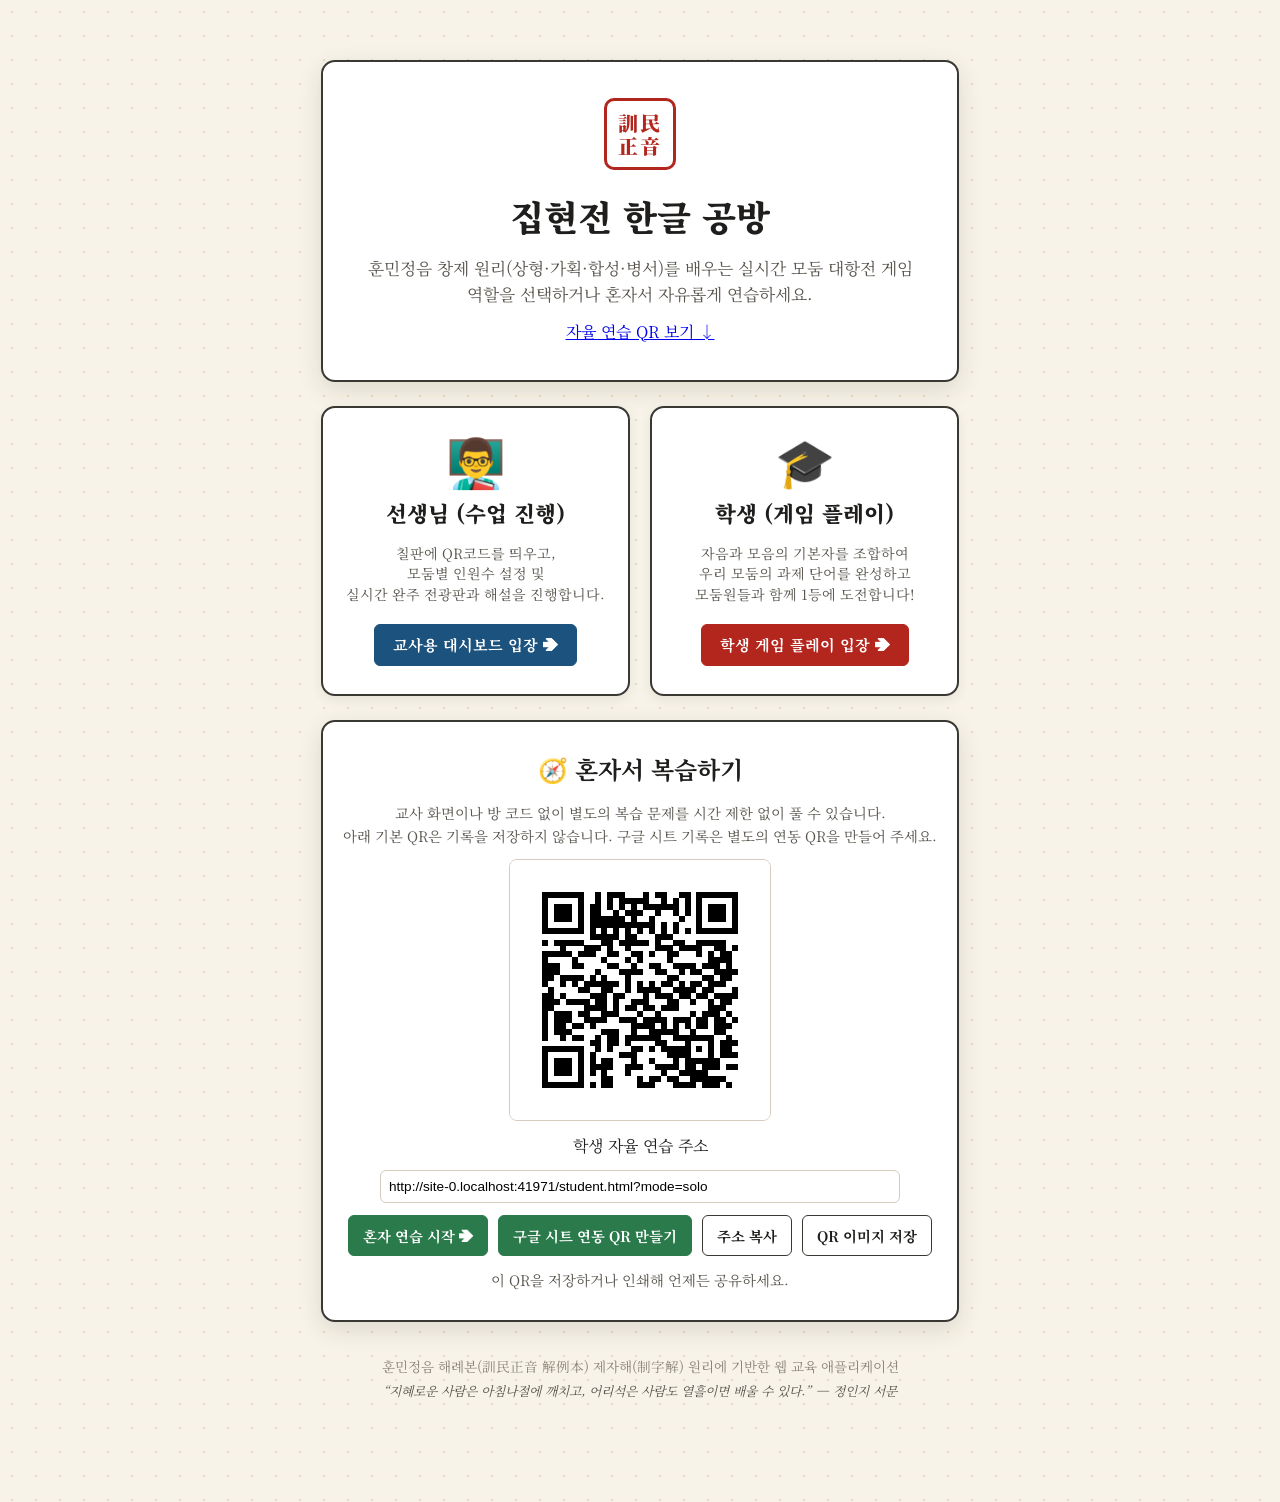
<file: index.html>
<!DOCTYPE html>
<html lang="ko">
<head>
  <meta charset="UTF-8">
  <meta name="viewport" content="width=device-width, initial-scale=1.0">
  <title>집현전 한글 공방 - 훈민정음 창제 원리 게임</title>
  <link rel="preconnect" href="https://fonts.googleapis.com">
  <link rel="preconnect" href="https://fonts.gstatic.com" crossorigin>
  <link href="https://fonts.googleapis.com/css2?family=Gowun+Batang:wght@400;700&family=Noto+Serif+KR:wght@400;600;700;900&display=swap" rel="stylesheet">
  <link rel="stylesheet" href="style.css?v=20261128-2">
  <script>
    // 스마트 리다이렉트: URL에 방 코드(?room=)가 있으면 학생이 QR을 찍고 온 것이므로 student.html로 자동 이동
    (function() {
      const params = new URLSearchParams(window.location.search);
      if (params.has('room')) {
        window.location.replace('student.html' + window.location.search);
      }
    })();
  </script>
  <style>
    .hub-container {
      max-width: 720px;
      margin: 40px auto;
      text-align: center;
      display: flex;
      flex-direction: column;
      gap: 24px;
    }
    .hub-hero {
      background: #ffffff;
      border: 2px solid var(--border-ink);
      border-radius: 14px;
      padding: 36px 28px;
      box-shadow: var(--shadow-medium);
      display: flex;
      flex-direction: column;
      align-items: center;
      gap: 12px;
    }
    .hub-seal {
      width: 72px;
      height: 72px;
      border: 3.5px solid var(--royal-red);
      color: var(--royal-red);
      font-weight: 900;
      font-size: 1.25rem;
      line-height: 1.15;
      display: flex;
      align-items: center;
      justify-content: center;
      border-radius: 10px;
      letter-spacing: 2px;
      margin-bottom: 6px;
    }
    .hub-hero h1 {
      font-size: 2.2rem;
      font-weight: 900;
      color: var(--ink-black);
    }
    .hub-hero p {
      font-size: 1.05rem;
      color: var(--ink-gray);
      line-height: 1.5;
    }
    .hub-cards-grid {
      display: grid;
      grid-template-columns: 1fr 1fr;
      gap: 20px;
    }
    .hub-role-card {
      background: #ffffff;
      border: 2.5px solid var(--border-ink);
      border-radius: 14px;
      padding: 28px 20px;
      text-decoration: none;
      color: var(--ink-black);
      display: flex;
      flex-direction: column;
      align-items: center;
      gap: 12px;
      transition: all 0.25s ease;
      box-shadow: var(--shadow-subtle);
      cursor: pointer;
    }
    .hub-role-card:hover {
      transform: translateY(-4px);
      box-shadow: var(--shadow-deep);
    }
    .hub-role-card.teacher-card:hover {
      border-color: var(--royal-blue);
      background: #f0f7fc;
    }
    .hub-role-card.student-card:hover {
      border-color: var(--royal-red);
      background: #fdf5f5;
    }
    .role-icon {
      font-size: 3rem;
      line-height: 1;
    }
    .role-title {
      font-size: 1.35rem;
      font-weight: 900;
    }
    .role-desc {
      font-size: 0.88rem;
      color: var(--ink-gray);
      line-height: 1.45;
    }
    .role-btn {
      margin-top: 8px;
      font-family: var(--font-serif);
      font-size: 0.95rem;
      font-weight: 700;
      padding: 8px 18px;
      border-radius: 6px;
      border: 1.5px solid var(--border-ink);
    }
    .teacher-card .role-btn {
      background: var(--royal-blue);
      color: #fff;
      border-color: var(--royal-blue);
    }
    .student-card .role-btn {
      background: var(--royal-red);
      color: #fff;
      border-color: var(--royal-red);
    }
    .hub-self-study {
      background: #fff;
      border: 2px solid var(--border-ink);
      border-radius: 14px;
      padding: 28px 20px;
      box-shadow: var(--shadow-medium);
      display: flex;
      flex-direction: column;
      align-items: center;
      gap: 12px;
    }
    .hub-self-study p { color: var(--ink-gray); font-size: 0.9rem; }
    .hub-self-qr { max-width: 100%; border: 1px solid var(--border-light); border-radius: 8px; overflow: hidden; }
    .hub-self-address { width: 100%; max-width: 520px; padding: 8px; border: 1px solid var(--border-light); border-radius: 6px; font-size: 0.85rem; }
    .hub-self-actions { display: flex; flex-wrap: wrap; justify-content: center; gap: 10px; }
    .hub-self-actions a, .hub-self-actions button { font: inherit; font-size: 0.9rem; font-weight: 700; padding: 8px 14px; border: 1.5px solid var(--border-ink); border-radius: 6px; background: #fff; color: var(--ink-black); text-decoration: none; cursor: pointer; }
    .hub-self-actions a { background: var(--royal-green); color: #fff; border-color: var(--royal-green); }
    .hub-self-actions button:disabled { opacity: 0.5; cursor: not-allowed; }
    @media (max-width: 600px) {
      .hub-cards-grid {
        grid-template-columns: 1fr;
      }
    }
  </style>
</head>
<body>
  <div class="hub-container">
    <div class="hub-hero">
      <div class="hub-seal">訓民<br>正音</div>
      <h1>집현전 한글 공방</h1>
      <p>
        훈민정음 창제 원리(상형·가획·합성·병서)를 배우는 실시간 모둠 대항전 게임<br>
        역할을 선택하거나 혼자서 자유롭게 연습하세요.
      </p>
      <a href="#solo-qr-section">자율 연습 QR 보기 ↓</a>
    </div>

    <div class="hub-cards-grid">
      <!-- 교사용 -->
      <a href="teacher.html?v=20261128-2" class="hub-role-card teacher-card">
        <span class="role-icon">👨‍🏫</span>
        <div class="role-title">선생님 (수업 진행)</div>
        <div class="role-desc">
          칠판에 QR코드를 띄우고,<br>
          모둠별 인원수 설정 및<br>
          실시간 완주 전광판과 해설을 진행합니다.
        </div>
        <div class="role-btn">교사용 대시보드 입장 ➔</div>
      </a>

      <!-- 학생용 -->
      <a href="student.html?v=20261128-2" class="hub-role-card student-card">
        <span class="role-icon">🎓</span>
        <div class="role-title">학생 (게임 플레이)</div>
        <div class="role-desc">
          자음과 모음의 기본자를 조합하여<br>
          우리 모둠의 과제 단어를 완성하고<br>
          모둠원들과 함께 1등에 도전합니다!
        </div>
        <div class="role-btn">학생 게임 플레이 입장 ➔</div>
      </a>
    </div>

    <section id="solo-qr-section" class="hub-self-study" aria-labelledby="solo-qr-title">
      <h2 id="solo-qr-title">🧭 혼자서 복습하기</h2>
      <p>교사 화면이나 방 코드 없이 별도의 복습 문제를 시간 제한 없이 풀 수 있습니다.<br>아래 기본 QR은 기록을 저장하지 않습니다. 구글 시트 기록은 별도의 연동 QR을 만들어 주세요.</p>
      <div id="solo-qr" class="hub-self-qr"></div>
      <label for="solo-address">학생 자율 연습 주소</label>
      <input id="solo-address" class="hub-self-address" type="text" readonly>
      <div class="hub-self-actions">
        <a id="solo-open" href="student.html?mode=solo">혼자 연습 시작 ➔</a>
        <a href="review-setup.html">구글 시트 연동 QR 만들기</a>
        <button id="solo-copy" type="button">주소 복사</button>
        <button id="solo-download" type="button">QR 이미지 저장</button>
      </div>
      <p id="solo-share-status" role="status" aria-live="polite">이 QR을 저장하거나 인쇄해 언제든 공유하세요.</p>
    </section>

    <!-- 하단 도감 바로가기 -->
    <div class="game-footer" style="margin-top: 10px;">
      <p>훈민정음 해례본(訓民正音 解例本) 제자해(制字解) 원리에 기반한 웹 교육 애플리케이션</p>
      <p class="copyright">“지혜로운 사람은 아침나절에 깨치고, 어리석은 사람도 열흘이면 배울 수 있다.” — 정인지 서문</p>
    </div>
  </div>
  <script src="qrcode.min.js?v=20261128-2"></script>
  <script src="qr-helper.js?v=20261128-2"></script>
  <script src="practice-qr.js?v=20261128-2"></script>
</body>
</html>
</file>
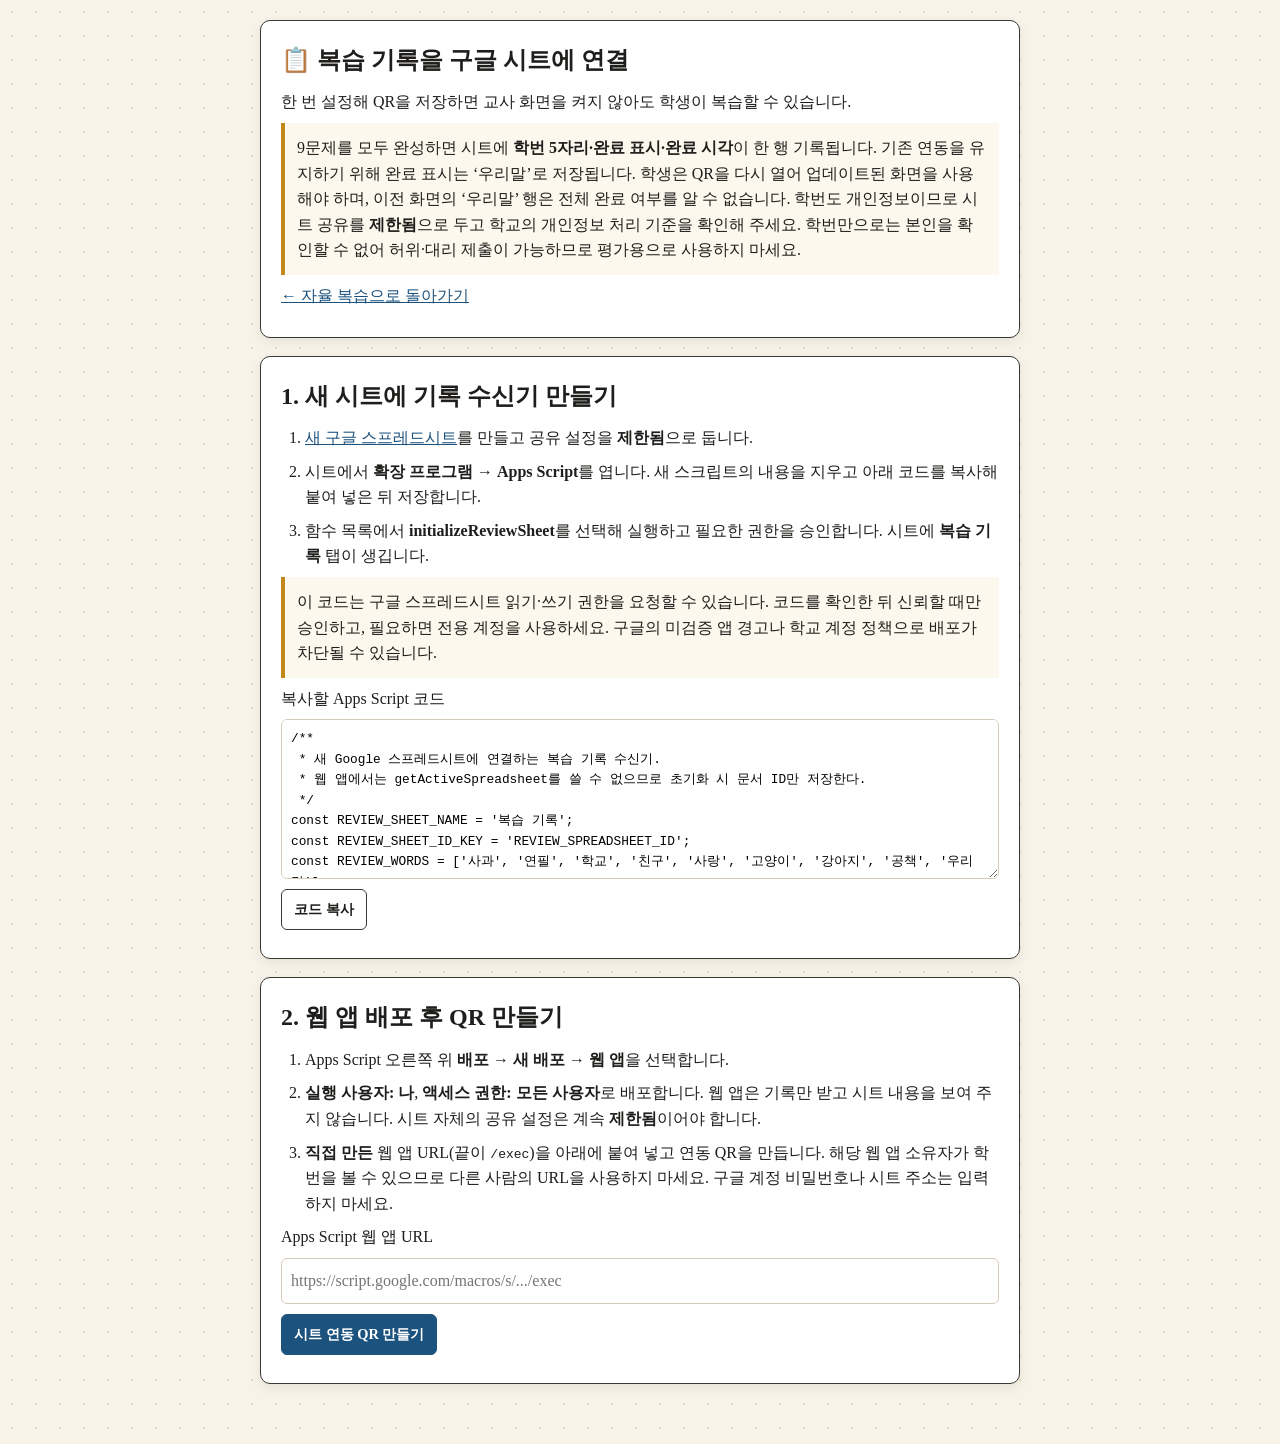
<file: review-setup.html>
<!DOCTYPE html>
<html lang="ko">
<head>
  <meta charset="UTF-8">
  <meta name="viewport" content="width=device-width, initial-scale=1.0">
  <title>복습 기록을 Google 시트에 연결하기</title>
  <link rel="stylesheet" href="style.css?v=20261128-2">
  <style>
    .setup-page { max-width: 760px; width: 100%; display: flex; flex-direction: column; gap: 18px; }
    .setup-card { background: #fff; border: 1.5px solid var(--border-ink); border-radius: 10px; padding: 20px; box-shadow: var(--shadow-subtle); }
    .setup-card h1, .setup-card h2 { margin-bottom: 10px; }
    .setup-card p, .setup-card li { margin: 8px 0; }
    .setup-card ol { padding-left: 1.5em; }
    .setup-card a { color: var(--royal-blue); }
    .setup-card input, .setup-card textarea { display: block; width: 100%; padding: 9px; margin: 8px 0; border: 1px solid var(--border-light); border-radius: 6px; font: inherit; }
    .setup-card textarea { min-height: 160px; font-family: monospace; font-size: 0.8rem; }
    .setup-actions { display: flex; flex-wrap: wrap; gap: 8px; margin-top: 10px; }
    .setup-actions button, .setup-actions a { font: inherit; font-weight: 700; font-size: 0.9rem; padding: 8px 12px; border: 1.5px solid var(--border-ink); border-radius: 6px; background: #fff; color: var(--ink-black); cursor: pointer; text-decoration: none; }
    .setup-actions .primary { background: var(--royal-blue); border-color: var(--royal-blue); color: #fff; }
    .setup-actions button:disabled { opacity: 0.5; cursor: not-allowed; }
    .setup-qr { display: flex; justify-content: center; margin: 12px 0; }
    .setup-warning { padding: 12px; background: var(--royal-gold-light); border-left: 4px solid var(--royal-gold); }
    .setup-status { color: var(--ink-gray); font-size: 0.9rem; }
  </style>
</head>
<body>
  <main class="setup-page">
    <section class="setup-card">
      <h1>📋 복습 기록을 구글 시트에 연결</h1>
      <p>한 번 설정해 QR을 저장하면 교사 화면을 켜지 않아도 학생이 복습할 수 있습니다.</p>
      <p class="setup-warning">9문제를 모두 완성하면 시트에 <strong>학번 5자리·완료 표시·완료 시각</strong>이 한 행 기록됩니다. 기존 연동을 유지하기 위해 완료 표시는 ‘우리말’로 저장됩니다. 학생은 QR을 다시 열어 업데이트된 화면을 사용해야 하며, 이전 화면의 ‘우리말’ 행은 전체 완료 여부를 알 수 없습니다. 학번도 개인정보이므로 시트 공유를 <strong>제한됨</strong>으로 두고 학교의 개인정보 처리 기준을 확인해 주세요. 학번만으로는 본인을 확인할 수 없어 허위·대리 제출이 가능하므로 평가용으로 사용하지 마세요.</p>
      <p><a href="index.html#solo-qr-section">← 자율 복습으로 돌아가기</a></p>
    </section>

    <section class="setup-card">
      <h2>1. 새 시트에 기록 수신기 만들기</h2>
      <ol>
        <li><a href="https://sheets.google.com/create" target="_blank" rel="noopener noreferrer">새 구글 스프레드시트</a>를 만들고 공유 설정을 <strong>제한됨</strong>으로 둡니다.</li>
        <li>시트에서 <strong>확장 프로그램 → Apps Script</strong>를 엽니다. 새 스크립트의 내용을 지우고 아래 코드를 복사해 붙여 넣은 뒤 저장합니다.</li>
        <li>함수 목록에서 <strong>initializeReviewSheet</strong>를 선택해 실행하고 필요한 권한을 승인합니다. 시트에 <strong>복습 기록</strong> 탭이 생깁니다.</li>
      </ol>
      <p class="setup-warning">이 코드는 구글 스프레드시트 읽기·쓰기 권한을 요청할 수 있습니다. 코드를 확인한 뒤 신뢰할 때만 승인하고, 필요하면 전용 계정을 사용하세요. 구글의 미검증 앱 경고나 학교 계정 정책으로 배포가 차단될 수 있습니다.</p>
      <label for="review-script-source">복사할 Apps Script 코드</label>
      <textarea id="review-script-source" readonly spellcheck="false">코드를 불러오는 중입니다...</textarea>
      <div class="setup-actions"><button id="review-copy-script" type="button" disabled>코드 복사</button></div>
      <p id="review-script-status" class="setup-status" role="status" aria-live="polite"></p>
    </section>

    <section class="setup-card">
      <h2>2. 웹 앱 배포 후 QR 만들기</h2>
      <ol>
        <li>Apps Script 오른쪽 위 <strong>배포 → 새 배포 → 웹 앱</strong>을 선택합니다.</li>
        <li><strong>실행 사용자: 나</strong>, <strong>액세스 권한: 모든 사용자</strong>로 배포합니다. 웹 앱은 기록만 받고 시트 내용을 보여 주지 않습니다. 시트 자체의 공유 설정은 계속 <strong>제한됨</strong>이어야 합니다.</li>
        <li><strong>직접 만든</strong> 웹 앱 URL(끝이 <code>/exec</code>)을 아래에 붙여 넣고 연동 QR을 만듭니다. 해당 웹 앱 소유자가 학번을 볼 수 있으므로 다른 사람의 URL을 사용하지 마세요. 구글 계정 비밀번호나 시트 주소는 입력하지 마세요.</li>
      </ol>
      <label for="review-webapp-url">Apps Script 웹 앱 URL</label>
      <input id="review-webapp-url" type="url" autocomplete="off" placeholder="https://script.google.com/macros/s/.../exec">
      <div class="setup-actions"><button id="review-create-qr" class="primary" type="button">시트 연동 QR 만들기</button></div>
      <p id="review-setup-status" class="setup-status" role="status" aria-live="polite"></p>
      <div id="review-qr-result" class="hidden">
        <div id="review-qr" class="setup-qr"></div>
        <label for="review-share-url">학생에게 공유할 복습 주소</label>
        <input id="review-share-url" type="text" readonly>
        <div class="setup-actions">
          <a id="review-open" class="primary" href="student.html?mode=solo">학생 화면 열기</a>
          <button id="review-copy-url" type="button">주소 복사</button>
          <button id="review-download" type="button">QR 이미지 저장</button>
        </div>
        <p class="setup-status">학생은 이 연동 QR로 접속해야 시트에 기록됩니다. 연결 후 실제 학생 학번 대신 가상의 5자리로 테스트하고 테스트 행을 직접 지워 주세요.</p>
      </div>
    </section>
  </main>
  <script src="qrcode.min.js?v=20261128-2"></script>
  <script src="qr-helper.js?v=20261128-2"></script>
  <script src="review-recorder.js?v=20261128-2"></script>
  <script src="review-setup.js?v=20261128-2"></script>
</body>
</html>
</file>
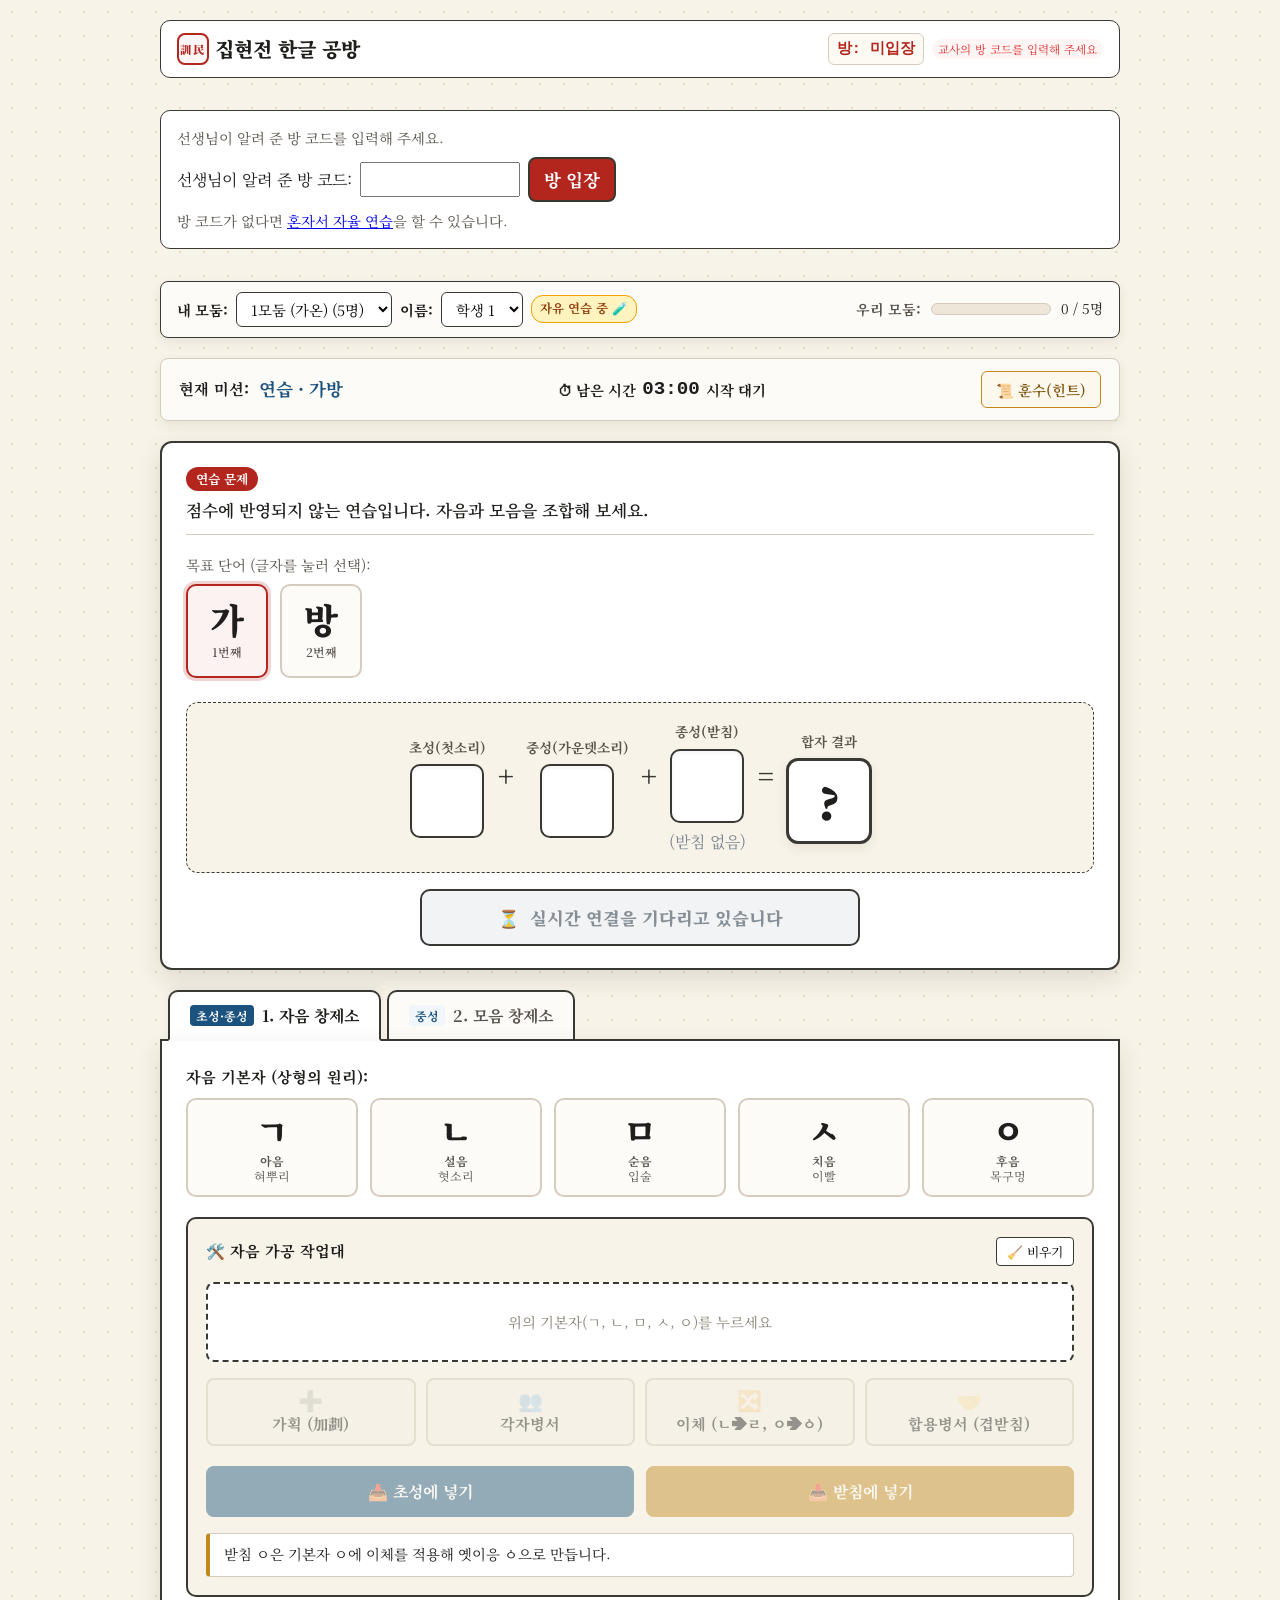
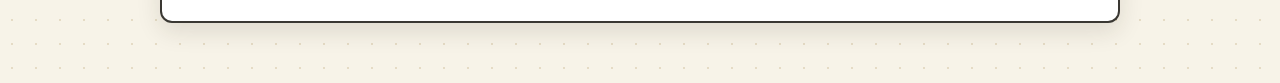
<file: student.html>
<!DOCTYPE html>
<html lang="ko">
<head>
  <meta charset="UTF-8">
  <meta name="viewport" content="width=device-width, initial-scale=1.0, maximum-scale=1.0, user-scalable=no">
  <title>훈민정음 공방 - 학생용 플레이</title>
  <link rel="preconnect" href="https://fonts.googleapis.com">
  <link rel="preconnect" href="https://fonts.gstatic.com" crossorigin>
  <link href="https://fonts.googleapis.com/css2?family=Gowun+Batang:wght@400;700&family=Noto+Serif+KR:wght@400;600;700;900&display=swap" rel="stylesheet">
  <link rel="stylesheet" href="style.css?v=20261128-2">
  <script>
    window.isSelfStudy = new URLSearchParams(window.location.search).get('mode') === 'solo';
    if (window.isSelfStudy) document.documentElement.classList.add('self-study-mode');
  </script>
  <style>
    /* 학생 모바일 최적화 스타일 */
    .student-header {
      padding: 12px 16px;
      display: flex;
      justify-content: space-between;
      align-items: center;
      flex-wrap: wrap;
      gap: 8px;
      background: #ffffff;
      border: 1.5px solid var(--border-ink);
      border-radius: 10px;
    }
    .student-app-title {
      font-size: 1.25rem;
      font-weight: 900;
      display: flex;
      align-items: center;
      gap: 6px;
    }
    .student-room-chip {
      font-family: monospace;
      font-size: 0.95rem;
      font-weight: 700;
      color: var(--royal-red);
      background: #fdfaf3;
      padding: 3px 8px;
      border-radius: 6px;
      border: 1px solid var(--border-light);
    }
    .student-room-info { display: flex; align-items: center; flex-wrap: wrap; gap: 8px; }
    .student-room-form { display: flex; align-items: center; flex-wrap: wrap; gap: 8px; margin: 12px 0; padding: 16px; background: #fff; border: 1px solid var(--border-ink); border-radius: 10px; }
    .student-room-form input { max-width: 12em; padding: 8px; text-transform: uppercase; }
    .student-room-form button { padding: 8px 14px; cursor: pointer; }
    .student-room-form-help { width: 100%; color: var(--ink-gray); font-size: 0.9rem; line-height: 1.5; }
    .student-room-form.hidden { display: none; }
    .student-timer { display: flex; align-items: center; flex-wrap: wrap; gap: 6px; font-size: 0.9rem; font-weight: 700; }
    .student-timer strong { font-family: monospace; font-size: 1.2rem; }
    .vowel-chip { font-family: var(--font-serif); }
    .self-study-mode .student-room-info, .self-study-mode .team-bar,
    .self-study-mode #student-room-form, .self-study-mode #student-round-timer { display: none !important; }
    .self-study-controls { display: flex; align-items: center; flex-wrap: wrap; gap: 10px; padding: 16px; background: #fff; border: 1.5px solid var(--border-ink); border-radius: 10px; }
    .self-study-intro { width: 100%; }
    .self-study-intro p { font-size: 0.9rem; color: var(--ink-gray); }
    .self-study-controls label { font-weight: 700; }
    .self-study-controls a { color: var(--royal-blue); }
    .review-id-controls { width: 100%; display: flex; flex-wrap: wrap; align-items: center; gap: 8px; }
    .review-id-controls input { width: 8em; padding: 7px; font: inherit; border: 1.5px solid var(--border-ink); border-radius: 6px; }
    .review-record-status { width: 100%; color: var(--ink-gray); font-size: 0.9rem; }
  </style>
</head>
<body>
  <div class="main-wrapper">
    <!-- 학생 상단 미니 헤더 -->
    <header class="student-header">
      <div class="student-app-title">
        <span class="seal-mark" style="width: 32px; height: 32px; font-size: 0.7rem; border-width: 2px;">訓民</span>
        <span>집현전 한글 공방</span>
      </div>
      <div class="student-room-info">
        <div class="student-room-chip">방: <strong id="student-room-display">------</strong></div>
        <span id="student-cloud-status" class="cloud-status-dot" role="status">연결 중...</span>
      </div>
    </header>

    <section id="self-study-controls" class="self-study-controls hidden" aria-label="자율 연습 문제 선택">
      <div class="self-study-intro">
        <strong>🧭 혼자서 복습하기</strong>
        <p>문제를 완성하면 다음 문제로 넘어갑니다. 새로고침하면 진행 상태가 초기화됩니다.</p>
      </div>
      <div id="review-id-controls" class="review-id-controls hidden">
        <label for="review-student-id">학번:</label>
        <input id="review-student-id" type="text" inputmode="numeric" pattern="[0-9]{5}" maxlength="5" autocomplete="off" placeholder="숫자 5자리" aria-describedby="review-record-status">
      </div>
      <p id="review-record-status" class="review-record-status" role="status" aria-live="polite"></p>
      <p id="self-study-progress" class="review-record-status" role="status" aria-live="polite">완료 0 / 9문제</p>
      <label for="self-study-select">문제 선택:</label>
      <select id="self-study-select" class="stage-dropdown"></select>
      <button id="self-study-reset" class="action-small-btn" type="button">현재 문제 다시 풀기</button>
      <a href="student.html">모둠 게임 입장</a>
    </section>

    <form id="student-room-form" class="student-room-form hidden">
      <p id="student-room-help" class="student-room-form-help">선생님이 알려 준 방 코드를 입력해 주세요.</p>
      <label for="student-room-input">선생님이 알려 준 방 코드:</label>
      <input id="student-room-input" type="text" minlength="5" maxlength="8" pattern="[A-Za-z0-9]{5,8}" autocomplete="off" required>
      <button type="submit" class="royal-btn">방 입장</button>
      <p class="student-room-form-help">방 코드가 없다면 <a href="student.html?mode=solo">혼자서 자율 연습</a>을 할 수 있습니다.</p>
    </form>

    <!-- 내 모둠 & 학생 선택 바 -->
    <section class="team-bar">
      <div class="student-selector-group">
        <label for="select-my-team" class="team-label">내 모둠:</label>
        <select id="select-my-team" class="team-select"></select>

        <label for="select-my-member" class="team-label">이름:</label>
        <select id="select-my-member" class="team-select"></select>
        
        <span id="student-status-badge" class="student-status-chip solving">풀이 중</span>
      </div>

      <div class="team-quick-status">
        <span class="quick-status-label">우리 모둠:</span>
        <div id="team-progress-bar-container" class="quick-progress-track">
          <div id="team-progress-bar" class="quick-progress-fill" style="width: 0%;"></div>
        </div>
        <span id="team-progress-text" class="quick-progress-text">0 / 5명</span>
      </div>
    </section>

    <!-- 우리 모둠 실시간 등수 알림 배너 (완주시 표시) -->
    <div id="team-rank-banner" class="team-rank-banner hidden"></div>
    <div id="student-final-result" class="team-rank-banner hidden" role="status"></div>

    <!-- 스테이지 및 힌트 바 -->
    <section class="stage-bar">
      <div class="stage-info-group">
        <span class="stage-label">현재 미션:</span>
        <strong id="stage-display-title" style="font-size: 1.1rem; color: var(--royal-blue);">연습 · 가방</strong>
      </div>
      <div id="student-round-timer" class="student-timer" role="timer" aria-live="off" aria-label="문제 남은 시간">
        <span>⏱ 남은 시간</span><strong id="student-timer-remaining">03:00</strong><span id="student-timer-status">시작 대기</span>
      </div>
      <button id="btn-toggle-hint" class="hint-toggle-btn">📜 훈수(힌트)</button>
    </section>

    <!-- 힌트 패널 -->
    <div id="hint-panel" class="hint-panel hidden">
      <div class="hint-title">📜 집현전 학사의 훈수 (창제 비결)</div>
      <div id="hint-content" class="hint-body"></div>
    </div>

    <!-- 목표 단어 카드 및 조립대 -->
    <section class="quest-section">
      <div class="quest-header">
        <span id="stage-title" class="quest-chapter">연습 문제</span>
        <p id="stage-desc" class="quest-desc">단어 설명</p>
      </div>

      <div class="target-word-wrapper">
        <div class="word-card-label">목표 단어 (글자를 눌러 선택):</div>
        <div id="target-word-container" class="word-cards-flex"></div>
      </div>

      <!-- 음절 조립대 -->
      <div class="syllable-assembly-board">
        <div class="assembly-slot-item">
          <div class="slot-header">초성(첫소리)</div>
          <div id="slot-cho" class="assembly-slot" title="클릭하여 지우기"></div>
        </div>

        <div class="assembly-plus">+</div>

        <div class="assembly-slot-item">
          <div class="slot-header">중성(가운뎃소리)</div>
          <div id="slot-jung" class="assembly-slot" title="클릭하여 지우기"></div>
        </div>

        <div class="assembly-plus">+</div>

        <div class="assembly-slot-item">
          <div class="slot-header">종성(받침)</div>
          <div id="slot-jong" class="assembly-slot" title="클릭하여 지우기"></div>
          <div id="jong-required-hint" class="slot-desc">(받침 없음)</div>
        </div>

        <div class="assembly-equal">=</div>

        <div class="assembly-slot-item preview-item">
          <div class="slot-header">합자 결과</div>
          <div id="active-char-preview" class="assembled-preview">?</div>
        </div>
      </div>

      <!-- 학생 과제 제출 및 준비 완료 영역 -->
      <div class="submit-action-area">
        <button id="btn-student-submit" class="btn-student-submit" disabled>
          <span class="btn-submit-icon">⏳</span>
          <span class="btn-submit-text">모든 글자를 완성한 후 제출할 수 있습니다</span>
        </button>
        <div id="submit-status-message" class="submit-status-message hidden">
          <span class="status-check-icon">✅</span>
          <div class="status-check-text">
            <strong>제출 완료! 다음 스텝 준비 완료 ✓</strong>
            <span id="submit-team-status-text">우리 모둠원들의 제출을 기다리는 중...</span>
          </div>
        </div>
      </div>
    </section>

    <!-- 훈민정음 메인 창제 작업대 -->
    <main class="workbench-section">
      <!-- 탭 -->
      <div class="workbench-tabs">
        <button id="tab-consonant" class="tab-btn active">
          <span class="tab-badge">초성·종성</span> 1. 자음 창제소
        </button>
        <button id="tab-vowel" class="tab-btn">
          <span class="tab-badge">중성</span> 2. 모음 창제소
        </button>
      </div>

      <!-- 자음 창제소 -->
      <div id="section-consonant" class="tab-content-panel">
        <div class="basics-container">
          <div class="group-title">자음 기본자 (상형의 원리):</div>
          <div class="basics-grid">
            <button class="c-basic-btn" data-char="ㄱ">
              <span class="char-symbol">ㄱ</span>
              <span class="char-meta"><strong>아음</strong><br>혀뿌리</span>
            </button>
            <button class="c-basic-btn" data-char="ㄴ">
              <span class="char-symbol">ㄴ</span>
              <span class="char-meta"><strong>설음</strong><br>혓소리</span>
            </button>
            <button class="c-basic-btn" data-char="ㅁ">
              <span class="char-symbol">ㅁ</span>
              <span class="char-meta"><strong>순음</strong><br>입술</span>
            </button>
            <button class="c-basic-btn" data-char="ㅅ">
              <span class="char-symbol">ㅅ</span>
              <span class="char-meta"><strong>치음</strong><br>이빨</span>
            </button>
            <button class="c-basic-btn" data-char="ㅇ">
              <span class="char-symbol">ㅇ</span>
              <span class="char-meta"><strong>후음</strong><br>목구멍</span>
            </button>
          </div>
        </div>

        <div id="consonant-workbench" class="craft-board">
          <div class="craft-board-header">
            <span>🛠️ 자음 가공 작업대</span>
            <button id="btn-clear-c" class="small-clear-btn">🧹 비우기</button>
          </div>

          <div id="c-slots-container" class="workbench-slots">
            <span class="empty-hint">위의 기본자(ㄱ, ㄴ, ㅁ, ㅅ, ㅇ)를 누르세요</span>
          </div>

          <div class="action-button-group">
            <button id="btn-gahoek" class="principle-btn btn-action-gahoek" disabled>
              <span class="btn-icon">➕</span>
              <span class="btn-label">가획 (加劃)</span>
            </button>
            <button id="btn-byeongseo" class="principle-btn btn-action-byeongseo" disabled>
              <span class="btn-icon">👥</span>
              <span class="btn-label">각자병서</span>
            </button>
            <button id="btn-iche" class="principle-btn btn-action-iche" disabled>
              <span class="btn-icon">🔀</span>
              <span class="btn-label">이체 (ㄴ➔ㄹ, ㅇ➔ㆁ)</span>
            </button>
            <button id="btn-hapyong" class="principle-btn btn-action-hapyong" disabled>
              <span class="btn-icon">🤝</span>
              <span class="btn-label">합용병서 (겹받침)</span>
            </button>
          </div>

          <div class="send-action-group">
            <button id="btn-send-cho" class="send-slot-btn primary-send" disabled>
              📥 초성에 넣기
            </button>
            <button id="btn-send-jong" class="send-slot-btn secondary-send" disabled>
              📥 받침에 넣기
            </button>
          </div>

          <div id="c-principle-info" class="principle-info-box">
            받침 ㅇ은 기본자 ㅇ에 이체를 적용해 옛이응 ㆁ으로 만듭니다.
          </div>
        </div>
      </div>

      <!-- 모음 창제소 -->
      <div id="section-vowel" class="tab-content-panel hidden">
        <div class="basics-container">
          <div class="group-title">모음 기본자 (삼재 天地人):</div>
          <div class="basics-grid vowel-grid">
            <button class="v-basic-btn" data-char="ㆍ">
              <span class="char-symbol">ㆍ</span>
              <span class="char-meta"><strong>하늘(天)</strong></span>
            </button>
            <button class="v-basic-btn" data-char="ㅡ">
              <span class="char-symbol">ㅡ</span>
              <span class="char-meta"><strong>땅(地)</strong></span>
            </button>
            <button class="v-basic-btn" data-char="ㅣ">
              <span class="char-symbol">ㅣ</span>
              <span class="char-meta"><strong>사람(人)</strong></span>
            </button>
          </div>
        </div>

        <div id="vowel-workbench" class="craft-board">
          <div class="craft-board-header">
            <span>🛠️ 모음 합성 작업대</span>
            <button id="btn-clear-v" class="small-clear-btn">🧹 비우기</button>
          </div>

          <div id="v-slots-container" class="workbench-slots" role="group" aria-label="모음 작업대. 글자를 누르면 지워집니다.">
            <span class="empty-hint">위의 삼재 기본자(ㆍ, ㅡ, ㅣ)를 누르세요</span>
          </div>

          <p class="student-room-form-help">첫 모음을 둔 채 두 번째 모음을 만드세요. 예: ㅗ + (ㆍ와 ㅣ로 만든 ㅏ) → ㅘ. 글자를 누르면 지울 수 있습니다.</p>

          <div class="action-button-group">
            <button id="btn-chochul" class="principle-btn btn-action-chochul" disabled>
              <span class="btn-icon">☀️</span>
              <span class="btn-label">초출 합성</span>
            </button>
            <button id="btn-jaechul" class="principle-btn btn-action-jaechul" disabled>
              <span class="btn-icon">🌟</span>
              <span class="btn-label">재출 합성</span>
            </button>
            <button id="btn-hapseong" class="principle-btn btn-action-hapseong" disabled>
              <span class="btn-icon">🔗</span>
              <span class="btn-label">모음 합성</span>
              <span class="btn-sub">나란히 합치기</span>
            </button>
          </div>

          <div class="send-action-group">
            <button id="btn-send-jung" class="send-slot-btn primary-send" disabled>
              📥 중성에 넣기
            </button>
          </div>

          <div id="v-principle-info" class="principle-info-box">
            삼재 기본자를 선택하여 모음을 합성하세요.
          </div>
        </div>
      </div>
    </main>

    <!-- 완료 축하 모달 -->
    <div id="modal-complete" class="modal-overlay hidden">
      <div class="modal-card royal-decree">
        <div class="decree-header">
          <span class="seal-badge">御命</span>
          <h2 id="modal-complete-title" class="decree-title">단어 창제 완성!</h2>
        </div>
        <div class="decree-body">
          <div id="modal-complete-word" class="royal-word">하늘</div>
          <div class="decree-divider"></div>
          <p id="modal-complete-story" class="royal-text"></p>
          <div id="modal-complete-team-info" class="modal-team-callout"></div>
        </div>
        <div class="decree-footer">
          <button id="btn-next-stage" class="royal-btn">다음 단어 대기 중</button>
        </div>
      </div>
    </div>
  </div>

  <!-- 스크립트 연결 -->
  <script src="room-state.js?v=20261128-2"></script>
  <script src="cloud-sync.js?v=20261128-2"></script>
  <script src="hangul-engine.js?v=20261128-2"></script>
  <script src="sound-engine.js?v=20261128-2"></script>
  <script src="team-manager.js?v=20261128-2"></script>
  <script src="review-recorder.js?v=20261128-2"></script>
  <script src="student.js?v=20261128-2"></script>
</body>
</html>
</file>
<file: style.css>
/* ========================================================
   훈민정음 집현전 공방 테마 스타일시트
   - 한지(韓紙)와 묵(墨), 단청(丹靑)의 색채미를 담은 전통 고풍 테마
   ======================================================== */

:root {
  --bg-hanji: #f7f3e8;
  --bg-hanji-light: #fcfbf7;
  --bg-card: #ffffff;
  --border-ink: #3a3833;
  --border-light: #d6ccbe;
  
  --ink-black: #1f1e1c;
  --ink-gray: #59554e;
  --ink-light: #8a8377;
  
  --royal-red: #b3261e;
  --royal-red-light: #fdf2f2;
  --royal-blue: #1c527e;
  --royal-blue-light: #f0f6fa;
  --royal-gold: #c2881b;
  --royal-gold-light: #fdf8ed;
  --royal-green: #2b7a4b;
  
  --shadow-subtle: 0 4px 12px rgba(45, 35, 20, 0.08);
  --shadow-medium: 0 8px 24px rgba(45, 35, 20, 0.12);
  --shadow-deep: 0 16px 36px rgba(45, 35, 20, 0.18);
  
  --font-serif: 'Noto Serif KR', 'Gowun Batang', serif;
}

* {
  box-sizing: border-box;
  margin: 0;
  padding: 0;
}

body {
  font-family: var(--font-serif);
  background-color: var(--bg-hanji);
  background-image: radial-gradient(#e5dbc5 1px, transparent 1px);
  background-size: 24px 24px;
  color: var(--ink-black);
  min-height: 100vh;
  display: flex;
  justify-content: center;
  padding: 20px 16px 60px;
  line-height: 1.6;
}

.main-wrapper {
  width: 100%;
  max-width: 960px;
  display: flex;
  flex-direction: column;
  gap: 20px;
}

/* ==================== 헤더 영역 ==================== */
.game-header {
  background: var(--bg-hanji-light);
  border: 2px solid var(--border-ink);
  border-radius: 12px;
  padding: 20px 24px;
  display: flex;
  align-items: center;
  gap: 20px;
  box-shadow: var(--shadow-medium);
  position: relative;
}

.seal-mark {
  width: 58px;
  height: 58px;
  border: 3px solid var(--royal-red);
  color: var(--royal-red);
  font-weight: 900;
  font-size: 1.05rem;
  line-height: 1.15;
  display: flex;
  align-items: center;
  justify-content: center;
  text-align: center;
  border-radius: 8px;
  letter-spacing: 2px;
  flex-shrink: 0;
  user-select: none;
  background: rgba(179, 38, 30, 0.04);
}

.header-titles {
  flex: 1;
}

.main-title {
  font-size: 1.75rem;
  font-weight: 900;
  color: var(--ink-black);
  letter-spacing: -0.5px;
  margin-bottom: 2px;
}

.sub-title {
  font-size: 0.95rem;
  color: var(--ink-gray);
}

.header-controls {
  display: flex;
  gap: 10px;
  flex-shrink: 0;
}

.ctrl-btn {
  font-family: var(--font-serif);
  font-size: 0.9rem;
  font-weight: 600;
  padding: 8px 14px;
  background: var(--bg-card);
  border: 1.5px solid var(--border-ink);
  border-radius: 6px;
  cursor: pointer;
  transition: all 0.2s ease;
  color: var(--ink-black);
}

.ctrl-btn:hover {
  background: #f0eae1;
  transform: translateY(-2px);
}

.ctrl-btn.primary-btn {
  background: var(--royal-blue);
  color: #ffffff;
  border-color: var(--royal-blue);
}

.ctrl-btn.primary-btn:hover {
  background: #143e5e;
}

.ctrl-btn.muted {
  opacity: 0.6;
  background: #e5ded4;
}

/* ==================== 스테이지 & 힌트 바 ==================== */
.stage-bar {
  background: var(--bg-hanji-light);
  border: 1.5px solid var(--border-light);
  border-radius: 8px;
  padding: 12px 18px;
  display: flex;
  justify-content: space-between;
  align-items: center;
  flex-wrap: wrap;
  gap: 12px;
  box-shadow: var(--shadow-subtle);
}

.stage-info-group {
  display: flex;
  align-items: center;
  gap: 10px;
  flex-wrap: wrap;
}

.stage-label {
  font-weight: 700;
  font-size: 0.95rem;
  color: var(--ink-black);
}

.stage-dropdown {
  font-family: var(--font-serif);
  font-size: 0.9rem;
  padding: 6px 12px;
  border: 1.5px solid var(--border-ink);
  border-radius: 6px;
  background-color: var(--bg-card);
  color: var(--ink-black);
  cursor: pointer;
  outline: none;
}

.action-small-btn {
  font-family: var(--font-serif);
  font-size: 0.85rem;
  padding: 6px 10px;
  border: 1px solid var(--border-ink);
  border-radius: 6px;
  background: #fff;
  cursor: pointer;
  transition: all 0.2s ease;
}

.action-small-btn:hover {
  background: #eae2d5;
}

.hint-toggle-btn {
  font-family: var(--font-serif);
  font-size: 0.9rem;
  font-weight: 600;
  padding: 7px 14px;
  background: var(--royal-gold-light);
  color: #7a5009;
  border: 1.5px solid var(--royal-gold);
  border-radius: 6px;
  cursor: pointer;
  transition: all 0.2s ease;
}

.hint-toggle-btn:hover {
  background: #faeed4;
  transform: translateY(-1px);
}

/* ==================== 힌트 패널 ==================== */
.hint-panel {
  background: #fffdf5;
  border: 1.5px dashed var(--royal-gold);
  border-radius: 8px;
  padding: 16px 20px;
  box-shadow: var(--shadow-subtle);
  animation: fadeIn 0.3s ease;
}

.hint-title {
  font-weight: 700;
  font-size: 1rem;
  color: #8c5d08;
  margin-bottom: 8px;
}

.hint-body {
  font-size: 0.95rem;
  color: var(--ink-black);
  display: flex;
  flex-direction: column;
  gap: 8px;
}

.hint-syllable-title {
  font-size: 1.05rem;
  border-bottom: 1px solid #ebd9b5;
  padding-bottom: 4px;
}

.hint-part {
  background: rgba(255, 248, 220, 0.5);
  padding: 6px 10px;
  border-radius: 4px;
}

.hint-sub {
  font-size: 0.85rem;
  color: var(--ink-gray);
}

/* ==================== 문제 카드 & 조립대 영역 ==================== */
.quest-section {
  background: var(--bg-card);
  border: 2px solid var(--border-ink);
  border-radius: 12px;
  padding: 22px 24px;
  box-shadow: var(--shadow-medium);
}

.quest-header {
  margin-bottom: 18px;
  border-bottom: 1.5px solid var(--border-light);
  padding-bottom: 10px;
}

.quest-chapter {
  display: inline-block;
  background: var(--royal-red);
  color: #fff;
  font-size: 0.8rem;
  font-weight: 700;
  padding: 2px 10px;
  border-radius: 20px;
  margin-bottom: 6px;
}

.quest-desc {
  font-size: 1.05rem;
  color: var(--ink-black);
  font-weight: 600;
}

/* 목표 단어 카드 목록 */
.target-word-wrapper {
  margin-bottom: 24px;
}

.word-card-label {
  font-size: 0.9rem;
  color: var(--ink-gray);
  margin-bottom: 8px;
}

.word-cards-flex {
  display: flex;
  gap: 12px;
  flex-wrap: wrap;
}

.word-card {
  width: 82px;
  height: 94px;
  background: var(--bg-hanji-light);
  border: 2px solid var(--border-light);
  border-radius: 10px;
  display: flex;
  flex-direction: column;
  align-items: center;
  justify-content: center;
  cursor: pointer;
  transition: all 0.2s ease;
  position: relative;
  user-select: none;
}

.word-card:hover {
  border-color: var(--royal-blue);
  transform: translateY(-3px);
  box-shadow: var(--shadow-subtle);
}

.word-card.active {
  border-color: var(--royal-red);
  background: var(--royal-red-light);
  box-shadow: 0 0 0 3px rgba(179, 38, 30, 0.2);
}

.word-card.done {
  border-color: var(--royal-green);
  background: #edf7f0;
}

.word-card .target-char {
  font-size: 2.2rem;
  font-weight: 900;
  color: var(--ink-black);
  line-height: 1;
}

.word-card.done .target-char {
  color: var(--royal-green);
}

.word-card .status-badge {
  font-size: 0.75rem;
  margin-top: 6px;
  color: var(--ink-gray);
  font-weight: 600;
}

.word-card.done .status-badge {
  color: var(--royal-green);
}

/* 음절 조립대 */
.syllable-assembly-board {
  background: var(--bg-hanji);
  border: 1.5px dashed var(--border-ink);
  border-radius: 12px;
  padding: 18px;
  display: flex;
  align-items: center;
  justify-content: center;
  gap: 12px;
  flex-wrap: wrap;
}

.assembly-slot-item {
  display: flex;
  flex-direction: column;
  align-items: center;
  gap: 6px;
}

.slot-header {
  font-size: 0.85rem;
  font-weight: 700;
  color: var(--ink-gray);
}

.assembly-slot {
  width: 74px;
  height: 74px;
  background: #ffffff;
  border: 2px solid var(--border-ink);
  border-radius: 10px;
  display: flex;
  align-items: center;
  justify-content: center;
  font-size: 2.2rem;
  font-weight: 900;
  color: var(--ink-black);
  cursor: pointer;
  transition: all 0.2s ease;
  box-shadow: inset 0 2px 4px rgba(0,0,0,0.05);
}

.assembly-slot:hover {
  background: #faf4eb;
  border-color: var(--royal-red);
}

.assembly-slot.filled {
  background: #fdfaf3;
  color: var(--royal-blue);
  border-color: var(--royal-blue);
  animation: popIn 0.25s ease;
}

.slot-desc {
  font-size: 0.75rem;
  color: var(--ink-light);
}

.jong-optional {
  color: #7b8590 !important;
}

.jong-needed {
  color: var(--royal-red) !important;
  font-weight: 700;
}

.assembly-plus, .assembly-equal {
  font-size: 1.6rem;
  font-weight: 900;
  color: var(--border-ink);
  margin-bottom: 24px;
}

.preview-item .assembled-preview {
  width: 86px;
  height: 86px;
  background: #ffffff;
  border: 3px solid var(--border-ink);
  border-radius: 12px;
  display: flex;
  align-items: center;
  justify-content: center;
  font-size: 2.7rem;
  font-weight: 900;
  color: var(--ink-black);
  box-shadow: var(--shadow-subtle);
  transition: all 0.3s cubic-bezier(0.175, 0.885, 0.32, 1.275);
}

.preview-item .assembled-preview.match-success {
  background: #e8f5e9;
  border-color: var(--royal-green);
  color: var(--royal-green);
  transform: scale(1.08);
  box-shadow: 0 0 16px rgba(43, 122, 75, 0.4);
}

/* ==================== 작업대 탭 & 본문 ==================== */
.workbench-section {
  display: flex;
  flex-direction: column;
}

.workbench-tabs {
  display: flex;
  gap: 6px;
  border-bottom: 2px solid var(--border-ink);
  padding: 0 8px;
}

.tab-btn {
  font-family: var(--font-serif);
  font-size: 1rem;
  font-weight: 700;
  padding: 12px 20px;
  background: var(--bg-hanji-light);
  border: 2px solid var(--border-ink);
  border-bottom: none;
  border-radius: 10px 10px 0 0;
  cursor: pointer;
  color: var(--ink-gray);
  transition: all 0.2s ease;
  display: flex;
  align-items: center;
  gap: 8px;
}

.tab-btn:hover {
  background: #eee6d6;
}

.tab-btn.active {
  background: #ffffff;
  color: var(--ink-black);
  border-bottom: 2px solid #ffffff;
  margin-bottom: -2px;
  box-shadow: 0 -4px 10px rgba(0, 0, 0, 0.05);
}

.tab-badge {
  font-size: 0.75rem;
  background: var(--royal-blue-light);
  color: var(--royal-blue);
  padding: 2px 6px;
  border-radius: 4px;
}

.tab-btn.active .tab-badge {
  background: var(--royal-blue);
  color: #ffffff;
}

.tab-content-panel {
  background: #ffffff;
  border: 2px solid var(--border-ink);
  border-top: none;
  border-radius: 0 0 12px 12px;
  padding: 24px;
  box-shadow: var(--shadow-medium);
  display: flex;
  flex-direction: column;
  gap: 20px;
}

.panel-guide-text {
  font-size: 0.95rem;
  color: var(--ink-gray);
  background: var(--bg-hanji);
  padding: 10px 16px;
  border-radius: 6px;
  border-left: 4px solid var(--royal-blue);
}

/* 기본자 그리드 */
.basics-container {
  display: flex;
  flex-direction: column;
  gap: 8px;
}

.group-title {
  font-weight: 700;
  font-size: 0.95rem;
  color: var(--ink-black);
}

.basics-grid {
  display: grid;
  grid-template-columns: repeat(auto-fit, minmax(140px, 1fr));
  gap: 12px;
}

.vowel-grid {
  grid-template-columns: repeat(3, 1fr);
}

.c-basic-btn, .v-basic-btn {
  font-family: var(--font-serif);
  background: var(--bg-hanji-light);
  border: 2px solid var(--border-light);
  border-radius: 10px;
  padding: 12px 8px;
  cursor: pointer;
  display: flex;
  flex-direction: column;
  align-items: center;
  gap: 6px;
  transition: all 0.2s ease;
  text-align: center;
}

.c-basic-btn:hover, .v-basic-btn:hover {
  border-color: var(--royal-blue);
  background: #fdfaf3;
  transform: translateY(-2px);
  box-shadow: var(--shadow-subtle);
}

.char-symbol {
  font-size: 2.2rem;
  font-weight: 900;
  line-height: 1;
  color: var(--ink-black);
}

.char-meta {
  font-size: 0.75rem;
  color: var(--ink-gray);
  line-height: 1.25;
}

/* 작업대 영역 */
.craft-board {
  background: var(--bg-hanji);
  border: 2px solid var(--border-ink);
  border-radius: 10px;
  padding: 18px;
  display: flex;
  flex-direction: column;
  gap: 16px;
}

.craft-board-header {
  display: flex;
  justify-content: space-between;
  align-items: center;
  font-weight: 700;
  font-size: 0.95rem;
  color: var(--ink-black);
}

.small-clear-btn {
  font-family: var(--font-serif);
  font-size: 0.8rem;
  padding: 4px 10px;
  background: #fff;
  border: 1px solid var(--border-ink);
  border-radius: 4px;
  cursor: pointer;
}

.small-clear-btn:hover {
  background: #f2e8dc;
}

.workbench-slots {
  background: #ffffff;
  border: 2px dashed var(--border-ink);
  border-radius: 8px;
  min-height: 80px;
  display: flex;
  align-items: center;
  justify-content: center;
  gap: 12px;
  padding: 10px;
}

.empty-hint {
  color: var(--ink-light);
  font-size: 0.9rem;
}

.workbench-chip {
  width: 58px;
  height: 58px;
  background: var(--bg-hanji-light);
  border: 2px solid var(--border-ink);
  border-radius: 8px;
  font-size: 2rem;
  font-weight: 900;
  display: flex;
  align-items: center;
  justify-content: center;
  cursor: pointer;
  transition: all 0.2s ease;
  user-select: none;
}

.workbench-chip.active {
  background: #fdf5ea;
  border-color: var(--royal-red);
  color: var(--royal-red);
  box-shadow: 0 0 0 2px rgba(179, 38, 30, 0.3);
  transform: scale(1.05);
}

/* 액션 버튼 그룹 (가획, 병서, 이체 등) */
.action-button-group {
  display: grid;
  grid-template-columns: repeat(auto-fit, minmax(180px, 1fr));
  gap: 10px;
}

.principle-btn {
  font-family: var(--font-serif);
  background: var(--bg-card);
  border: 2px solid var(--border-ink);
  border-radius: 8px;
  padding: 10px 12px;
  display: flex;
  flex-direction: column;
  align-items: center;
  text-align: center;
  gap: 3px;
  cursor: pointer;
  transition: all 0.2s ease;
}

.principle-btn:hover:not(:disabled) {
  transform: translateY(-2px);
  box-shadow: var(--shadow-subtle);
}

.principle-btn:disabled {
  opacity: 0.45;
  cursor: not-allowed;
  background: #f3efe6;
  border-color: #d1c8b8;
}

.btn-icon {
  font-size: 1.25rem;
  line-height: 1;
}

.btn-label {
  font-size: 0.95rem;
  font-weight: 700;
  color: var(--ink-black);
}

.btn-sub {
  font-size: 0.72rem;
  color: var(--ink-gray);
  line-height: 1.2;
}

.btn-action-gahoek:hover:not(:disabled) {
  border-color: var(--royal-red);
  background: var(--royal-red-light);
}

.btn-action-byeongseo:hover:not(:disabled) {
  border-color: var(--royal-blue);
  background: var(--royal-blue-light);
}

.btn-action-iche:hover:not(:disabled) {
  border-color: var(--royal-gold);
  background: var(--royal-gold-light);
}

.btn-action-hapyong:hover:not(:disabled) {
  border-color: var(--royal-green);
  background: #edf7f0;
}

.btn-action-chochul:hover:not(:disabled) {
  border-color: var(--royal-red);
  background: var(--royal-red-light);
}

.btn-action-jaechul:hover:not(:disabled) {
  border-color: var(--royal-gold);
  background: var(--royal-gold-light);
}

.btn-action-hapseong:hover:not(:disabled) {
  border-color: var(--royal-blue);
  background: var(--royal-blue-light);
}

/* 슬롯 전송 버튼들 */
.send-action-group {
  display: flex;
  gap: 12px;
  margin-top: 4px;
}

.send-slot-btn {
  flex: 1;
  font-family: var(--font-serif);
  font-size: 1rem;
  font-weight: 700;
  padding: 12px 14px;
  border-radius: 8px;
  border: 2px solid var(--border-ink);
  cursor: pointer;
  transition: all 0.2s ease;
}

.send-slot-btn:hover:not(:disabled) {
  transform: translateY(-2px);
  box-shadow: var(--shadow-subtle);
}

.send-slot-btn:disabled {
  opacity: 0.45;
  cursor: not-allowed;
  background: #eae2d5;
}

.send-slot-btn.primary-send {
  background: var(--royal-blue);
  color: #ffffff;
  border-color: var(--royal-blue);
}

.send-slot-btn.primary-send:hover:not(:disabled) {
  background: #143e5e;
}

.send-slot-btn.secondary-send {
  background: var(--royal-gold);
  color: #ffffff;
  border-color: var(--royal-gold);
}

.send-slot-btn.secondary-send:hover:not(:disabled) {
  background: #a37113;
}

/* 실시간 창제 원리 알림 해설 */
.principle-info-box {
  background: #ffffff;
  border: 1px solid var(--border-light);
  border-left: 4px solid var(--royal-gold);
  border-radius: 4px;
  padding: 10px 14px;
  font-size: 0.9rem;
  color: var(--ink-black);
  line-height: 1.45;
  min-height: 44px;
  display: flex;
  align-items: center;
}

/* ==================== 푸터 ==================== */
.game-footer {
  text-align: center;
  color: var(--ink-light);
  font-size: 0.85rem;
  display: flex;
  flex-direction: column;
  gap: 4px;
  margin-top: 10px;
}

.game-footer .copyright {
  font-size: 0.8rem;
  color: var(--ink-gray);
  font-style: italic;
}

/* ==================== 모달 디자인 (교지 및 도감) ==================== */
.modal-overlay {
  position: fixed;
  top: 0;
  left: 0;
  right: 0;
  bottom: 0;
  background: rgba(20, 18, 15, 0.65);
  backdrop-filter: blur(4px);
  display: flex;
  align-items: center;
  justify-content: center;
  z-index: 1000;
  padding: 20px;
  animation: fadeIn 0.25s ease;
}

.hidden {
  display: none !important;
}

/* 어명 교지 (완성 모달) */
.royal-decree {
  background: #fffcf5;
  border: 4px double var(--royal-red);
  border-radius: 12px;
  max-width: 520px;
  width: 100%;
  padding: 36px 30px;
  text-align: center;
  box-shadow: var(--shadow-deep);
  position: relative;
}

.decree-header {
  margin-bottom: 20px;
}

.seal-badge {
  display: inline-block;
  background: var(--royal-red);
  color: #ffffff;
  font-weight: 900;
  padding: 3px 12px;
  border-radius: 4px;
  font-size: 0.85rem;
  letter-spacing: 2px;
  margin-bottom: 10px;
}

.decree-title {
  font-size: 1.6rem;
  color: var(--ink-black);
  font-weight: 900;
}

.royal-word {
  font-size: 3.5rem;
  font-weight: 900;
  color: var(--royal-red);
  letter-spacing: 4px;
  margin: 10px 0;
}

.decree-divider {
  width: 80px;
  height: 2px;
  background: var(--royal-gold);
  margin: 16px auto;
}

.royal-text {
  font-size: 1.05rem;
  color: var(--ink-black);
  line-height: 1.7;
  margin-bottom: 24px;
  text-align: left;
  background: rgba(247, 243, 232, 0.6);
  padding: 16px;
  border-radius: 8px;
}

.royal-btn {
  font-family: var(--font-serif);
  font-size: 1.1rem;
  font-weight: 700;
  background: var(--royal-red);
  color: #ffffff;
  border: 2px solid var(--border-ink);
  padding: 12px 28px;
  border-radius: 8px;
  cursor: pointer;
  transition: all 0.2s ease;
}

.royal-btn:hover {
  background: #961e17;
  transform: translateY(-2px);
  box-shadow: var(--shadow-subtle);
}

/* 도감 모달 */
.guide-card {
  background: #ffffff;
  border: 2px solid var(--border-ink);
  border-radius: 12px;
  max-width: 800px;
  width: 100%;
  max-height: 85vh;
  display: flex;
  flex-direction: column;
  box-shadow: var(--shadow-deep);
}

.guide-modal-header {
  padding: 18px 24px;
  border-bottom: 2px solid var(--border-ink);
  display: flex;
  justify-content: space-between;
  align-items: center;
  background: var(--bg-hanji);
  border-radius: 10px 10px 0 0;
}

.guide-modal-header h2 {
  font-size: 1.35rem;
  font-weight: 900;
}

.modal-close-btn {
  background: none;
  border: none;
  font-size: 2rem;
  cursor: pointer;
  color: var(--ink-black);
  line-height: 1;
}

.guide-scroll-content {
  padding: 24px;
  overflow-y: auto;
  display: flex;
  flex-direction: column;
  gap: 28px;
}

.guide-article h3 {
  font-size: 1.2rem;
  color: var(--royal-blue);
  margin-bottom: 10px;
  border-left: 4px solid var(--royal-blue);
  padding-left: 10px;
}

.guide-article p {
  font-size: 0.95rem;
  color: var(--ink-black);
  margin-bottom: 14px;
  line-height: 1.6;
}

.table-responsive {
  overflow-x: auto;
}

.guide-table {
  width: 100%;
  border-collapse: collapse;
  font-size: 0.9rem;
  margin-bottom: 12px;
}

.guide-table th, .guide-table td {
  border: 1px solid var(--border-light);
  padding: 8px 12px;
  text-align: center;
}

.guide-table th {
  background: var(--bg-hanji);
  font-weight: 700;
  color: var(--ink-black);
}

.badge-char {
  display: inline-block;
  background: var(--bg-hanji-light);
  border: 1.5px solid var(--border-ink);
  padding: 2px 8px;
  border-radius: 4px;
  font-weight: 700;
  font-size: 1.05rem;
}

.guide-tip-box {
  background: #fdfaf3;
  border: 1px solid var(--royal-gold);
  border-radius: 6px;
  padding: 12px 16px;
  font-size: 0.88rem;
  color: var(--ink-black);
}

/* ==================== 토스트 알림 ==================== */
.toast-notice {
  position: fixed;
  bottom: 24px;
  left: 50%;
  transform: translateX(-50%) translateY(30px);
  padding: 10px 20px;
  border-radius: 8px;
  font-family: var(--font-serif);
  font-size: 0.95rem;
  font-weight: 600;
  color: #ffffff;
  opacity: 0;
  transition: all 0.3s cubic-bezier(0.175, 0.885, 0.32, 1.275);
  z-index: 2000;
  box-shadow: var(--shadow-medium);
  pointer-events: none;
}

.toast-notice.visible {
  opacity: 1;
  transform: translateX(-50%) translateY(0);
}

.toast-info {
  background: #2b303a;
  border: 1px solid #485264;
}

.toast-success {
  background: var(--royal-green);
  border: 1px solid #3ca867;
}

.toast-error {
  background: var(--royal-red);
  border: 1px solid #e0453d;
}

/* ==================== 애니메이션 & 파티클 ==================== */
@keyframes fadeIn {
  from { opacity: 0; transform: translateY(-4px); }
  to { opacity: 1; transform: translateY(0); }
}

@keyframes popIn {
  0% { transform: scale(0.8); opacity: 0; }
  70% { transform: scale(1.1); }
  100% { transform: scale(1); opacity: 1; }
}

.pulse-highlight {
  animation: pulseScale 0.35s ease-out;
}

@keyframes pulseScale {
  0% { transform: scale(1); }
  50% { transform: scale(1.08); background-color: #f7eed7; }
  100% { transform: scale(1); }
}

.confetti-particle {
  position: fixed;
  top: -20px;
  width: 10px;
  height: 14px;
  z-index: 1001;
  opacity: 0.9;
  border-radius: 2px;
  animation: confettiFall linear forwards;
}

@keyframes confettiFall {
  0% {
    top: -20px;
    transform: rotate(0deg) translateX(0);
    opacity: 1;
  }
  100% {
    top: 105vh;
    transform: rotate(720deg) translateX(50px);
    opacity: 0.2;
  }
}

/* ==================== 모둠 대항전 상단 바 ==================== */
.team-bar {
  background: #fdfbf7;
  border: 1.5px solid var(--border-ink);
  border-radius: 8px;
  padding: 10px 16px;
  display: flex;
  justify-content: space-between;
  align-items: center;
  flex-wrap: wrap;
  gap: 12px;
  box-shadow: var(--shadow-subtle);
}

.student-selector-group {
  display: flex;
  align-items: center;
  gap: 8px;
  flex-wrap: wrap;
}

.team-icon {
  font-size: 1.3rem;
}

.team-label {
  font-size: 0.9rem;
  font-weight: 700;
  color: var(--ink-black);
}

.team-select {
  font-family: var(--font-serif);
  font-size: 0.9rem;
  padding: 5px 10px;
  border: 1.5px solid var(--border-ink);
  border-radius: 6px;
  background: #fff;
  cursor: pointer;
}

.student-status-chip {
  font-size: 0.78rem;
  font-weight: 700;
  padding: 3px 8px;
  border-radius: 12px;
}

.student-status-chip.solving {
  background: #fff3bf;
  color: #92400e;
  border: 1px solid #f59f00;
}

.student-status-chip.completed {
  background: #d3f9d8;
  color: #2b8a3e;
  border: 1px solid #40c057;
}

.team-quick-status {
  display: flex;
  align-items: center;
  gap: 10px;
}

.quick-status-label {
  font-size: 0.88rem;
  font-weight: 700;
  color: var(--ink-gray);
}

.quick-progress-track {
  width: 120px;
  height: 12px;
  background: #eee6d8;
  border-radius: 6px;
  overflow: hidden;
  border: 1px solid var(--border-light);
}

.quick-progress-fill {
  height: 100%;
  background: linear-gradient(90deg, var(--royal-gold), var(--royal-green));
  transition: width 0.4s ease;
}

.quick-progress-text {
  font-size: 0.85rem;
  color: var(--ink-black);
}

.small-gear-btn {
  font-family: var(--font-serif);
  font-size: 0.8rem;
  background: #fff;
  border: 1px solid var(--border-light);
  border-radius: 4px;
  padding: 3px 8px;
  cursor: pointer;
}

.small-gear-btn:hover {
  background: #f0e9dd;
}

/* 스테이지 액션 버튼 */
.stage-action-group {
  display: flex;
  gap: 8px;
}

.explanation-direct-btn {
  font-family: var(--font-serif);
  font-size: 0.9rem;
  font-weight: 700;
  padding: 7px 14px;
  background: var(--royal-red-light);
  color: var(--royal-red);
  border: 1.5px solid var(--royal-red);
  border-radius: 6px;
  cursor: pointer;
  transition: all 0.2s ease;
}

.explanation-direct-btn:hover {
  background: #fae1e1;
  transform: translateY(-1px);
}

.team-board-btn {
  background: #fff9db !important;
  color: #855502 !important;
  border-color: #f59f00 !important;
}

.team-board-btn:hover {
  background: #fff3bf !important;
}

.qr-btn {
  background: #e7f5ff !important;
  color: #1864ab !important;
  border-color: #339af0 !important;
}

.qr-btn:hover {
  background: #d0ebff !important;
}

/* 방 코드 및 온라인 상태 인디케이터 */
.room-indicator {
  display: flex;
  align-items: center;
  gap: 6px;
  background: #ffffff;
  border: 1px solid var(--border-light);
  padding: 4px 10px;
  border-radius: 6px;
}

.room-label {
  font-size: 0.8rem;
  color: var(--ink-gray);
}

.room-badge {
  font-family: monospace;
  font-size: 0.95rem;
  font-weight: 900;
  color: var(--royal-blue);
  background: #edf2f7;
  padding: 1px 6px;
  border-radius: 4px;
  cursor: pointer;
}

.room-badge:hover {
  background: #e2e8f0;
}

.cloud-status-dot {
  font-size: 0.72rem;
  padding: 1px 6px;
  border-radius: 10px;
  background: #f1f3f5;
  color: #495057;
}

.cloud-status-dot.online {
  background: #e6fcf5;
  color: #0ca678;
  font-weight: 700;
}

.cloud-status-dot.offline {
  background: #fff5f5;
  color: #e03131;
}

.cloud-status-dot.fallback {
  background: #fff3bf;
  color: #855300;
  font-weight: 700;
}

.student-timer.time-warning, .student-timer.time-expired { color: #b42318; }

/* ==================== QR코드 모달 ==================== */
.qrcode-card {
  background: #ffffff;
  border: 2px solid var(--border-ink);
  border-radius: 12px;
  max-width: 520px;
  width: 100%;
  padding: 24px;
  box-shadow: var(--shadow-deep);
  text-align: center;
}

.qrcode-modal-header {
  display: flex;
  justify-content: space-between;
  align-items: center;
  border-bottom: 1.5px solid var(--border-light);
  padding-bottom: 12px;
  margin-bottom: 16px;
}

.qr-title-group {
  text-align: left;
}

.qr-badge {
  background: #1864ab;
  color: #fff;
  font-size: 0.72rem;
  font-weight: 700;
  padding: 2px 8px;
  border-radius: 10px;
}

.qr-title-group h2 {
  font-size: 1.25rem;
  color: var(--ink-black);
  margin-top: 4px;
}

.qr-guide-text {
  font-size: 0.92rem;
  color: var(--ink-gray);
  line-height: 1.5;
  margin-bottom: 18px;
}

.qr-display-box {
  background: var(--bg-hanji-light);
  border: 2px dashed var(--border-ink);
  border-radius: 12px;
  padding: 20px;
  display: flex;
  flex-direction: column;
  align-items: center;
  gap: 14px;
  margin-bottom: 18px;
}

.qrcode-canvas-box {
  width: 240px;
  height: 240px;
  background: #fff;
  padding: 10px;
  border-radius: 8px;
  box-shadow: var(--shadow-subtle);
  display: flex;
  align-items: center;
  justify-content: center;
}

.qr-room-info {
  display: flex;
  flex-direction: column;
  align-items: center;
  gap: 2px;
}

.qr-room-label {
  font-size: 0.8rem;
  color: var(--ink-gray);
}

.qr-room-number {
  font-size: 2rem;
  font-weight: 900;
  color: var(--royal-red);
  letter-spacing: 4px;
  font-family: monospace;
}

.qr-url-copy-box {
  display: flex;
  gap: 8px;
  margin-bottom: 14px;
}

.qr-url-input {
  flex: 1;
  font-size: 0.85rem;
  padding: 8px 12px;
  border: 1.5px solid var(--border-ink);
  border-radius: 6px;
  background: #f8f9fa;
  color: #495057;
  outline: none;
}

.qr-copy-btn {
  font-family: var(--font-serif);
  font-size: 0.88rem;
  font-weight: 700;
  padding: 8px 16px;
  background: var(--royal-blue);
  color: #fff;
  border: 1.5px solid var(--royal-blue);
  border-radius: 6px;
  cursor: pointer;
  transition: all 0.2s ease;
  white-space: nowrap;
}

.qr-copy-btn:hover {
  background: #143e5e;
}

.qr-tip-alert {
  font-size: 0.82rem;
  color: var(--ink-black);
  background: #fdfaf3;
  border: 1px solid var(--royal-gold);
  border-radius: 6px;
  padding: 10px 14px;
  text-align: left;
}

/* ==================== 모둠 완성 안내 배너 ==================== */
.modal-team-callout {
  margin-top: 14px;
}

.team-all-done-banner {
  background: #e6fcf5;
  border: 2px solid #20c997;
  border-radius: 8px;
  padding: 12px;
  font-size: 1.05rem;
  color: #087f5b;
}

.rank-highlight {
  font-size: 1.4rem;
  font-weight: 900;
  color: var(--royal-red);
}

.team-waiting-banner {
  background: #fff9db;
  border: 1.5px solid #fcc419;
  border-radius: 8px;
  padding: 10px;
  font-size: 0.95rem;
  color: #855502;
}

.royal-btn.secondary {
  background: var(--royal-blue);
  border-color: var(--border-ink);
  margin-right: 8px;
}

.royal-btn.secondary:hover {
  background: #143e5e;
}

/* ==================== 모둠 전광판 모달 ==================== */
.team-dashboard-card {
  background: #ffffff;
  border: 2px solid var(--border-ink);
  border-radius: 12px;
  max-width: 880px;
  width: 100%;
  max-height: 88vh;
  display: flex;
  flex-direction: column;
  box-shadow: var(--shadow-deep);
}

.dashboard-header {
  padding: 18px 24px;
  background: var(--bg-hanji);
  border-bottom: 2px solid var(--border-ink);
  display: flex;
  justify-content: space-between;
  align-items: center;
  border-radius: 10px 10px 0 0;
}

.dash-title-group {
  display: flex;
  align-items: center;
  gap: 10px;
}

.dash-badge {
  background: var(--royal-red);
  color: #fff;
  font-size: 0.75rem;
  font-weight: 700;
  padding: 2px 8px;
  border-radius: 12px;
}

.dashboard-summary-bar {
  padding: 12px 24px;
  background: #fdfaf3;
  border-bottom: 1px solid var(--border-light);
  display: flex;
  justify-content: space-between;
  align-items: center;
  flex-wrap: wrap;
  gap: 10px;
}

.dash-prob-text {
  font-size: 1.05rem;
  font-weight: 700;
  color: var(--ink-black);
}

.dash-actions {
  display: flex;
  gap: 8px;
}

.small-ctrl-btn {
  font-family: var(--font-serif);
  font-size: 0.85rem;
  padding: 6px 12px;
  border: 1px solid var(--border-ink);
  border-radius: 6px;
  background: #fff;
  cursor: pointer;
  transition: all 0.2s ease;
}

.small-ctrl-btn.highlight {
  background: var(--royal-red);
  color: #fff;
  border-color: var(--royal-red);
}

.small-ctrl-btn:hover {
  filter: brightness(0.95);
}

.teams-live-grid {
  padding: 24px;
  overflow-y: auto;
  display: grid;
  grid-template-columns: repeat(auto-fit, minmax(360px, 1fr));
  gap: 16px;
}

.dash-team-card {
  background: #fdfbf7;
  border: 2px solid var(--border-light);
  border-radius: 10px;
  padding: 16px;
  display: flex;
  flex-direction: column;
  gap: 10px;
  transition: all 0.2s ease;
}

.dash-team-card.team-done {
  border-color: var(--royal-green);
  background: #f4faf6;
  box-shadow: 0 4px 12px rgba(43, 122, 75, 0.15);
}

.dash-team-header {
  display: flex;
  justify-content: space-between;
  align-items: center;
}

.dash-team-name {
  font-size: 1.15rem;
  font-weight: 900;
  color: var(--ink-black);
}

.dash-rank-badge {
  font-size: 0.85rem;
  font-weight: 700;
  padding: 3px 10px;
  border-radius: 14px;
}

.dash-rank-badge.rank-1 { background: #ffe066; color: #855502; border: 1.5px solid #fcc419; }
.dash-rank-badge.rank-2 { background: #e9ecef; color: #495057; border: 1.5px solid #adb5bd; }
.dash-rank-badge.rank-3 { background: #ffd8a8; color: #a34700; border: 1.5px solid #f76707; }
.dash-rank-badge.ongoing { background: #e9ecef; color: #868e96; }

.dash-team-score {
  font-size: 0.85rem;
  color: var(--ink-gray);
}

.dash-progress-track {
  width: 100%;
  height: 12px;
  background: #e9e3d5;
  border-radius: 6px;
  overflow: hidden;
}

.dash-progress-fill {
  height: 100%;
  background: linear-gradient(90deg, #f59f00, #2f9e44);
  transition: width 0.35s ease;
}

.dash-progress-info {
  display: flex;
  justify-content: space-between;
  font-size: 0.82rem;
  color: var(--ink-gray);
}

.dash-members-chips {
  display: flex;
  flex-wrap: wrap;
  gap: 6px;
  margin-top: 4px;
}

.dash-member-chip {
  padding: 4px 10px;
  border-radius: 6px;
  font-size: 0.8rem;
  font-weight: 600;
  display: flex;
  gap: 6px;
}

.dash-member-chip.chip-done {
  background: #d3f9d8;
  color: #2b8a3e;
  border: 1px solid #40c057;
}

.dash-member-chip.chip-waiting {
  background: #f1f3f5;
  color: #868e96;
  border: 1px solid #dee2e6;
}

/* ==================== 모둠 설정 모달 ==================== */
.settings-card {
  background: #ffffff;
  border: 2px solid var(--border-ink);
  border-radius: 12px;
  max-width: 440px;
  width: 100%;
  padding: 24px;
  box-shadow: var(--shadow-deep);
}

.settings-header {
  display: flex;
  justify-content: space-between;
  align-items: center;
  border-bottom: 1.5px solid var(--border-light);
  padding-bottom: 10px;
  margin-bottom: 18px;
}

.settings-body {
  display: flex;
  flex-direction: column;
  gap: 16px;
  margin-bottom: 20px;
}

.setting-item {
  display: flex;
  justify-content: space-between;
  align-items: center;
}

.setting-item label {
  font-size: 0.95rem;
  font-weight: 700;
  color: var(--ink-black);
}

.cfg-select {
  font-family: var(--font-serif);
  font-size: 0.9rem;
  padding: 6px 12px;
  border: 1.5px solid var(--border-ink);
  border-radius: 6px;
  background: #fff;
}

.settings-tip {
  font-size: 0.82rem;
  color: var(--ink-gray);
  line-height: 1.4;
  background: #fdfaf3;
  padding: 8px 12px;
  border-radius: 6px;
  border-left: 3px solid var(--royal-gold);
}

.settings-footer {
  text-align: right;
}

/* ==================== 문제 심층 해설 모달 (수업용 슬라이드) ==================== */
.lesson-explanation-card {
  background: #ffffff;
  border: 2px solid var(--border-ink);
  border-radius: 12px;
  max-width: 900px;
  width: 100%;
  max-height: 90vh;
  display: flex;
  flex-direction: column;
  box-shadow: var(--shadow-deep);
}

.explanation-modal-header {
  padding: 20px 28px;
  background: var(--bg-hanji);
  border-bottom: 2px solid var(--border-ink);
  display: flex;
  justify-content: space-between;
  align-items: center;
  border-radius: 10px 10px 0 0;
}

.expl-badge {
  display: inline-block;
  background: var(--royal-blue);
  color: #fff;
  font-size: 0.75rem;
  font-weight: 700;
  padding: 2px 10px;
  border-radius: 12px;
  margin-bottom: 4px;
}

.expl-title-block h2 {
  font-size: 1.4rem;
  font-weight: 900;
  color: var(--ink-black);
}

.explanation-scroll-area {
  padding: 24px 28px;
  overflow-y: auto;
  display: flex;
  flex-direction: column;
  gap: 24px;
}

/* 모둠 순위 발표 */
.section-mini-title {
  font-size: 1.1rem;
  font-weight: 900;
  color: var(--ink-black);
  margin-bottom: 12px;
  display: flex;
  align-items: center;
  gap: 8px;
}

.expl-rank-flex {
  display: flex;
  gap: 12px;
  flex-wrap: wrap;
}

.expl-rank-item {
  flex: 1;
  min-width: 130px;
  background: #fdfbf7;
  border: 2px solid var(--border-light);
  border-radius: 8px;
  padding: 12px;
  text-align: center;
  display: flex;
  flex-direction: column;
  gap: 4px;
}

.expl-rank-item.rank-finished {
  border-color: var(--royal-gold);
  background: #fffcf5;
}

.rank-pos {
  font-size: 1.15rem;
  font-weight: 900;
  color: var(--royal-red);
}

.rank-team-name {
  font-size: 0.95rem;
  font-weight: 700;
  color: var(--ink-black);
}

.rank-meta {
  font-size: 0.78rem;
  color: var(--ink-gray);
}

.rank-score {
  font-size: 0.85rem;
  font-weight: 700;
  color: var(--royal-green);
  margin-top: 4px;
}

/* 개요 박스 */
.expl-summary-box {
  background: #f4f8fb;
  border-left: 4px solid var(--royal-blue);
  padding: 14px 18px;
  border-radius: 4px;
  font-size: 1.02rem;
  color: var(--ink-black);
  line-height: 1.6;
}

/* 음절별 카드 */
.expl-syllables-grid {
  display: flex;
  flex-direction: column;
  gap: 16px;
}

.expl-syllable-card {
  background: var(--bg-hanji-light);
  border: 1.5px solid var(--border-ink);
  border-radius: 10px;
  padding: 18px;
  display: flex;
  flex-direction: column;
  gap: 12px;
}

.expl-syl-header {
  display: flex;
  align-items: center;
  gap: 12px;
  border-bottom: 1px dashed var(--border-light);
  padding-bottom: 8px;
}

.expl-syl-char {
  width: 44px;
  height: 44px;
  background: var(--royal-red);
  color: #fff;
  font-size: 1.8rem;
  font-weight: 900;
  display: flex;
  align-items: center;
  justify-content: center;
  border-radius: 8px;
}

.expl-syl-title {
  font-size: 1.15rem;
  font-weight: 700;
  color: var(--ink-black);
}

.expl-syl-parts {
  display: grid;
  grid-template-columns: repeat(auto-fit, minmax(220px, 1fr));
  gap: 12px;
}

.expl-part-box {
  background: #ffffff;
  border: 1.5px solid var(--border-light);
  border-radius: 8px;
  padding: 12px;
  display: flex;
  flex-direction: column;
  gap: 6px;
  position: relative;
}

.expl-part-box.cho-part { border-top: 3px solid var(--royal-blue); }
.expl-part-box.jung-part { border-top: 3px solid var(--royal-red); }
.expl-part-box.jong-part { border-top: 3px solid var(--royal-gold); }

.part-badge {
  font-size: 0.75rem;
  font-weight: 700;
  color: var(--ink-gray);
}

.part-char {
  font-size: 2.2rem;
  font-weight: 900;
  color: var(--ink-black);
  line-height: 1;
}

.part-content strong {
  font-size: 0.9rem;
  color: var(--ink-black);
  display: block;
  margin-bottom: 3px;
}

.part-content p {
  font-size: 0.82rem;
  color: var(--ink-gray);
  line-height: 1.4;
}

/* 탐구 토의 박스 */
.expl-discussion-box {
  background: #fff9db;
  border: 1.5px solid #fcc419;
  border-radius: 8px;
  padding: 16px 20px;
}

.discussion-box-inner h4 {
  font-size: 1.05rem;
  color: #855502;
  margin-bottom: 6px;
  font-weight: 900;
}

.discussion-box-inner p {
  font-size: 0.95rem;
  color: #493002;
  line-height: 1.5;
}

.explanation-modal-footer {
  padding: 16px 28px;
  background: var(--bg-hanji);
  border-top: 2px solid var(--border-ink);
  text-align: right;
  border-radius: 0 0 10px 10px;
}
.choice-dialog-card {
  background: #fffdf7;
  border: 3px double var(--royal-blue);
  border-radius: 12px;
  max-width: 480px;
  width: 100%;
  padding: 24px;
  box-shadow: var(--shadow-deep);
  text-align: left;
}

.choice-dialog-header h3 {
  font-size: 1.25rem;
  color: var(--royal-blue);
  margin-bottom: 6px;
  font-weight: 900;
}

.choice-dialog-header p {
  font-size: 0.9rem;
  color: var(--ink-gray);
  margin-bottom: 18px;
  line-height: 1.45;
}

.choice-dialog-options {
  display: flex;
  flex-direction: column;
  gap: 12px;
}

.choice-option-btn {
  font-family: var(--font-serif);
  background: #ffffff;
  border: 2px solid var(--border-light);
  border-radius: 8px;
  padding: 12px 16px;
  display: flex;
  align-items: center;
  gap: 16px;
  cursor: pointer;
  text-align: left;
  transition: all 0.2s ease;
}

.choice-option-btn:hover {
  border-color: var(--royal-blue);
  background: var(--royal-blue-light);
  transform: translateX(4px);
}

.choice-opt-char {
  font-size: 2.2rem;
  font-weight: 900;
  color: var(--royal-blue);
  width: 48px;
  height: 48px;
  background: var(--bg-hanji);
  border: 1px solid var(--border-ink);
  border-radius: 6px;
  display: flex;
  align-items: center;
  justify-content: center;
  flex-shrink: 0;
}

.choice-opt-text {
  display: flex;
  flex-direction: column;
  gap: 2px;
}

.choice-opt-text strong {
  font-size: 1.05rem;
  color: var(--ink-black);
}

.choice-opt-text span {
  font-size: 0.82rem;
  color: var(--ink-gray);
}

/* ==================== 반응형 스타일링 ==================== */
@media (max-width: 680px) {
  .game-header {
    flex-direction: column;
    text-align: center;
    padding: 16px;
  }
  
  .header-controls {
    width: 100%;
    justify-content: center;
  }

  .stage-bar {
    flex-direction: column;
    align-items: stretch;
  }

  .stage-info-group {
    justify-content: space-between;
  }

  .stage-dropdown {
    flex: 1;
  }

  .syllable-assembly-board {
    gap: 6px;
    padding: 12px;
  }

  .assembly-slot {
    width: 60px;
    height: 60px;
    font-size: 1.8rem;
  }

  .preview-item .assembled-preview {
    width: 70px;
    height: 70px;
    font-size: 2.2rem;
  }

  .assembly-plus, .assembly-equal {
    font-size: 1.2rem;
    margin-bottom: 20px;
  }

  .basics-grid {
    grid-template-columns: repeat(3, 1fr);
  }

  .action-button-group {
    grid-template-columns: 1fr 1fr;
  }

  .send-action-group {
    flex-direction: column;
  }
}

/* ==================== 학생 과제 제출 & 준비 완료 버튼 ==================== */
.submit-action-area {
  margin-top: 16px;
  width: 100%;
  display: flex;
  flex-direction: column;
  align-items: center;
  gap: 10px;
}

.btn-student-submit {
  width: 100%;
  max-width: 440px;
  padding: 14px 20px;
  font-family: var(--font-serif);
  font-size: 1.08rem;
  font-weight: 900;
  border-radius: 10px;
  border: 2px solid var(--border-ink);
  cursor: pointer;
  display: flex;
  align-items: center;
  justify-content: center;
  gap: 10px;
  transition: all 0.25s ease;
  background: #f1f3f5;
  color: #868e96;
}

.btn-student-submit.ready-to-submit {
  background: #2b8a3e;
  color: #ffffff;
  border-color: #2b8a3e;
  box-shadow: 0 4px 16px rgba(43, 138, 62, 0.4);
  animation: pulseSubmit 1.2s infinite alternate ease-in-out;
  cursor: pointer;
}

.btn-student-submit.ready-to-submit:hover {
  background: #237032;
  transform: translateY(-2px);
}

.btn-student-submit.submitted {
  background: #e6fcf5;
  color: #087f5b;
  border-color: #20c997;
  cursor: default;
}

@keyframes pulseSubmit {
  0% { box-shadow: 0 4px 12px rgba(43, 138, 62, 0.3); }
  100% { box-shadow: 0 8px 24px rgba(43, 138, 62, 0.6); }
}

@media (prefers-reduced-motion: reduce) {
  .btn-student-submit.ready-to-submit { animation: none; }
}

.submit-status-message {
  background: #ebfbee;
  border: 1.5px solid #40c057;
  border-radius: 8px;
  padding: 10px 16px;
  display: flex;
  align-items: center;
  gap: 12px;
  max-width: 440px;
  width: 100%;
}

.status-check-icon {
  font-size: 1.6rem;
}

.status-check-text {
  display: flex;
  flex-direction: column;
  gap: 2px;
}

.status-check-text strong {
  font-size: 0.95rem;
  color: #2b8a3e;
}

.status-check-text span {
  font-size: 0.82rem;
  color: var(--ink-gray);
}

/* ==================== 학생 화면 우리 모둠 등수 배너 ==================== */
.team-rank-banner {
  background: linear-gradient(135deg, #fff9db 0%, #ffec99 100%);
  border: 2.5px solid #fcc419;
  border-radius: 10px;
  padding: 14px 20px;
  box-shadow: var(--shadow-medium);
  animation: popIn 0.35s ease;
}

.team-rank-banner-inner {
  display: flex;
  align-items: center;
  gap: 16px;
}

.rank-banner-medal {
  font-size: 2.5rem;
  line-height: 1;
}

.rank-banner-text {
  display: flex;
  flex-direction: column;
  gap: 3px;
}

.rank-banner-text strong {
  font-size: 1.25rem;
  font-weight: 900;
  color: #d9480f;
}

.rank-banner-text span {
  font-size: 0.88rem;
  color: #862e9c;
  font-weight: 600;
}
</file>
